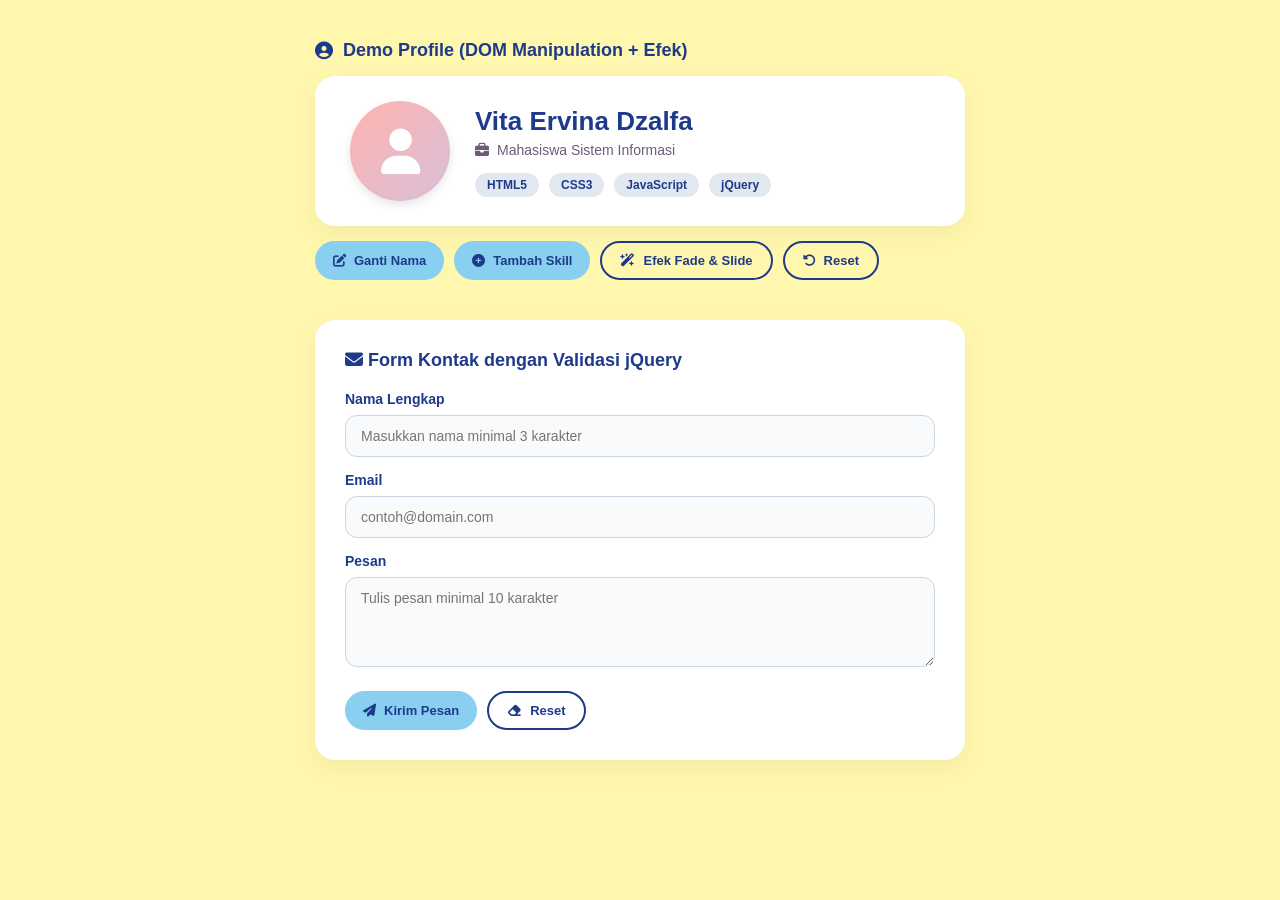
<file: pertemuan 9/jQuery.html>
<!DOCTYPE html>
<html lang="id">
<head>
    <meta charset="UTF-8">
    <meta name="viewport" content="width=device-width, initial-scale=1.0">
    <title>Praktikum jQuery - Vita Ervina Dzalfa</title>
    
    <!-- Instalasi jQuery via CDN -->
    <script src="https://code.jquery.com/jquery-3.7.1.min.js"></script>
    <link rel="stylesheet" href="https://cdnjs.cloudflare.com/ajax/libs/font-awesome/6.4.0/css/all.min.css">
    
    <style>
        * {
            box-sizing: border-box;
            font-family: 'Segoe UI', Tahoma, Geneva, Verdana, sans-serif;
        }
        body {
            /* Latar belakang kuning pastel */
            background-color: #FFF7AD; 
            display: flex;
            flex-direction: column;
            align-items: center;
            padding: 40px 20px;
            margin: 0;
            color: #4a3b52;
        }

        .main-wrapper {
            display: flex;
            flex-direction: column;
            gap: 40px;
            width: 100%;
            max-width: 650px;
        }

        /* --- 1. BAGIAN DEMO PROFIL (MENURUN) --- */
        .demo-title {
            color: #1e3a8a;
            font-size: 18px;
            margin-bottom: 15px;
            display: flex;
            align-items: center;
            gap: 10px;
            font-weight: bold;
        }

        .profile-box {
            background: #ffffff;
            border-radius: 20px;
            padding: 25px 35px;
            display: flex;
            align-items: center;
            gap: 25px;
            box-shadow: 0 8px 25px rgba(0,0,0,0.05);
        }

        .avatar {
            width: 100px;
            height: 100px;
            background: linear-gradient(135deg, #FFB3AE, #D8BFD8);
            border-radius: 50%;
            display: flex;
            align-items: center;
            justify-content: center;
            font-size: 45px;
            color: white;
            box-shadow: 0 4px 10px rgba(0,0,0,0.1);
            flex-shrink: 0;
        }

        .profile-info h2 {
            margin: 0 0 5px 0;
            font-size: 26px;
            color: #1e3a8a;
        }
        .profile-info .role {
            margin: 0 0 15px 0;
            font-size: 14px;
            color: #6d5b78;
            display: flex;
            align-items: center;
            gap: 8px;
        }

        /* Pill Skills */
        .skills {
            display: flex;
            flex-wrap: wrap;
            gap: 10px;
        }
        .skill-badge {
            background-color: #e2e8f0;
            color: #1e3a8a;
            padding: 5px 12px;
            border-radius: 15px;
            font-size: 12px;
            font-weight: 600;
        }

        /* Jejeran Tombol di Bawah Profil */
        .button-group {
            display: flex;
            flex-wrap: wrap;
            gap: 10px;
            margin-top: 15px;
        }
        
        .btn {
            background-color: #89CFF0; /* Biru Pastel */
            color: #1e3a8a;
            border: none;
            padding: 10px 18px;
            border-radius: 20px;
            font-size: 13px;
            font-weight: 600;
            cursor: pointer;
            display: inline-flex;
            align-items: center;
            gap: 8px;
            transition: 0.3s;
        }
        .btn:hover { background-color: #7abfe0; }
        
        /* Tombol dengan style outline (seperti Efek & Reset di gambar) */
        .btn-outline {
            background-color: transparent;
            border: 2px solid #1e3a8a;
            color: #1e3a8a;
        }
        .btn-outline:hover {
            background-color: #1e3a8a;
            color: #FFF7AD;
        }

        /* --- 2. BAGIAN FORM KONTAK --- */
        .form-card {
            background: #ffffff;
            border-radius: 20px;
            padding: 30px;
            box-shadow: 0 8px 25px rgba(0,0,0,0.05);
        }
        .form-card h3 {
            margin-top: 0;
            color: #1e3a8a;
            margin-bottom: 20px;
            font-size: 18px;
        }
        .form-group { margin-bottom: 15px; }
        label {
            display: block;
            margin-bottom: 8px;
            font-size: 14px;
            font-weight: 600;
            color: #1e3a8a;
        }
        input, textarea {
            width: 100%;
            padding: 12px 15px;
            border: 1px solid #cbd5e1;
            border-radius: 12px;
            font-size: 14px;
            background-color: #f8fafc;
            color: #333;
            transition: all 0.3s;
        }
        input:focus, textarea:focus {
            outline: none;
            border-color: #D8BFD8;
            background-color: #fff;
            box-shadow: 0 0 0 3px rgba(216, 191, 216, 0.3);
        }
        .error-msg {
            color: #ef4444;
            font-size: 12px;
            display: none;
            margin-top: 5px;
        }
        .success-msg {
            background: #e8f5e9;
            color: #2e7d32;
            padding: 12px;
            border-radius: 12px;
            margin-top: 15px;
            display: none;
            text-align: center;
            font-weight: bold;
        }
    </style>
</head>
<body>

    <div class="main-wrapper">
        
        <!-- BAGIAN 1: PROFIL & TOMBOL (SESUAI GAMBAR) -->
        <div>
            <div class="demo-title">
                <i class="fa-solid fa-circle-user"></i> Demo Profile (DOM Manipulation + Efek)
            </div>
            
            <div class="profile-box" id="profileBox">
                <div class="avatar"><i class="fa-solid fa-user"></i></div>
                <div class="profile-info">
                    <h2 id="profileName">Vita Ervina Dzalfa</h2>
                    <p class="role"><i class="fa-solid fa-briefcase"></i> Mahasiswa Sistem Informasi</p>
                    
                    <div class="skills" id="skillList">
                        <span class="skill-badge">HTML5</span>
                        <span class="skill-badge">CSS3</span>
                        <span class="skill-badge">JavaScript</span>
                        <span class="skill-badge">jQuery</span>
                    </div>
                </div>
            </div>

            <!-- Tombol Berjejer di Bawah Kotak -->
            <div class="button-group">
                <button id="btnGantiNama" class="btn">
                    <i class="fa-solid fa-pen-to-square"></i> Ganti Nama
                </button>
                <button id="btnTambahSkill" class="btn">
                    <i class="fa-solid fa-circle-plus"></i> Tambah Skill
                </button>
                <button id="btnAnimasi" class="btn btn-outline">
                    <i class="fa-solid fa-wand-magic-sparkles"></i> Efek Fade & Slide
                </button>
                <button id="btnReset" class="btn btn-outline">
                    <i class="fa-solid fa-rotate-left"></i> Reset
                </button>
            </div>
        </div>

        <!-- BAGIAN 2: FORM KONTAK MENURUN DI BAWAHNYA -->
        <div class="form-card">
            <h3><i class="fa-solid fa-envelope"></i> Form Kontak dengan Validasi jQuery</h3>
            <form id="contactForm">
                <div class="form-group">
                    <label>Nama Lengkap</label>
                    <input type="text" id="nama" placeholder="Masukkan nama minimal 3 karakter">
                    <div class="error-msg" id="errNama">Nama harus minimal 3 karakter!</div>
                </div>

                <div class="form-group">
                    <label>Email</label>
                    <input type="email" id="email" placeholder="contoh@domain.com">
                    <div class="error-msg" id="errEmail">Masukkan email yang valid!</div>
                </div>

                <div class="form-group">
                    <label>Pesan</label>
                    <textarea id="pesan" rows="4" placeholder="Tulis pesan minimal 10 karakter"></textarea>
                    <div class="error-msg" id="errPesan">Pesan harus minimal 10 karakter!</div>
                </div>

                <div class="button-group" style="margin-top: 20px;">
                    <button type="submit" class="btn">
                        <i class="fa-solid fa-paper-plane"></i> Kirim Pesan
                    </button>
                    <button type="button" id="btnResetForm" class="btn btn-outline">
                        <i class="fa-solid fa-eraser"></i> Reset
                    </button>
                </div>
            </form>
            <div class="success-msg" id="successMessage">Pesan berhasil dikirim!</div>
        </div>

    </div>

    <script>
        $(document).ready(function() {
            
            // --- MANIPULASI DOM & EFEK SESUAI TOMBOL GAMBAR ---
            
            // 1. Ganti Nama
            $('#btnGantiNama').click(function() {
                $('#profileName').text('Vita (Edited)').css('color', '#D8BFD8');
            });

            // 2. Tambah Skill
            $('#btnTambahSkill').click(function() {
                $('#skillList').append('<span class="skill-badge new-skill" style="background-color: #FFB3AE; color: white;">PHP & MySQL</span>');
            });

            // 3. Efek Fade & Slide pada Kotak Profil
            $('#btnAnimasi').click(function() {
                $('#profileBox').fadeOut(300).fadeIn(600).slideUp(200).slideDown(300);
            });

            // 4. Reset Profil
            $('#btnReset').click(function() {
                $('#profileName').text('Vita Ervina Dzalfa').css('color', '#1e3a8a');
                $('.new-skill').remove();
            });

            // --- VALIDASI FORM ---
            
            $('#contactForm').submit(function(e) {
                e.preventDefault();
                let valid = true;

                if ($('#nama').val().trim().length < 3) {
                    $('#errNama').slideDown();
                    valid = false;
                } else { 
                    $('#errNama').slideUp();
                }

                let emailVal = $('#email').val().trim();
                if (emailVal === '' || !emailVal.includes('@')) {
                    $('#errEmail').slideDown();
                    valid = false;
                } else {
                    $('#errEmail').slideUp();
                }

                if ($('#pesan').val().trim().length < 10) {
                    $('#errPesan').slideDown();
                    valid = false;
                } else {
                    $('#errPesan').slideUp();
                }

                if (valid) { 
                    $('#successMessage').fadeIn().delay(3000).fadeOut();
                    $('#contactForm')[0].reset(); 
                }
            });

            $('#btnResetForm').click(function(){
                $('#contactForm')[0].reset();
                $('.error-msg').slideUp();
            });
        });
    </script>
</body>
</html>
</file>
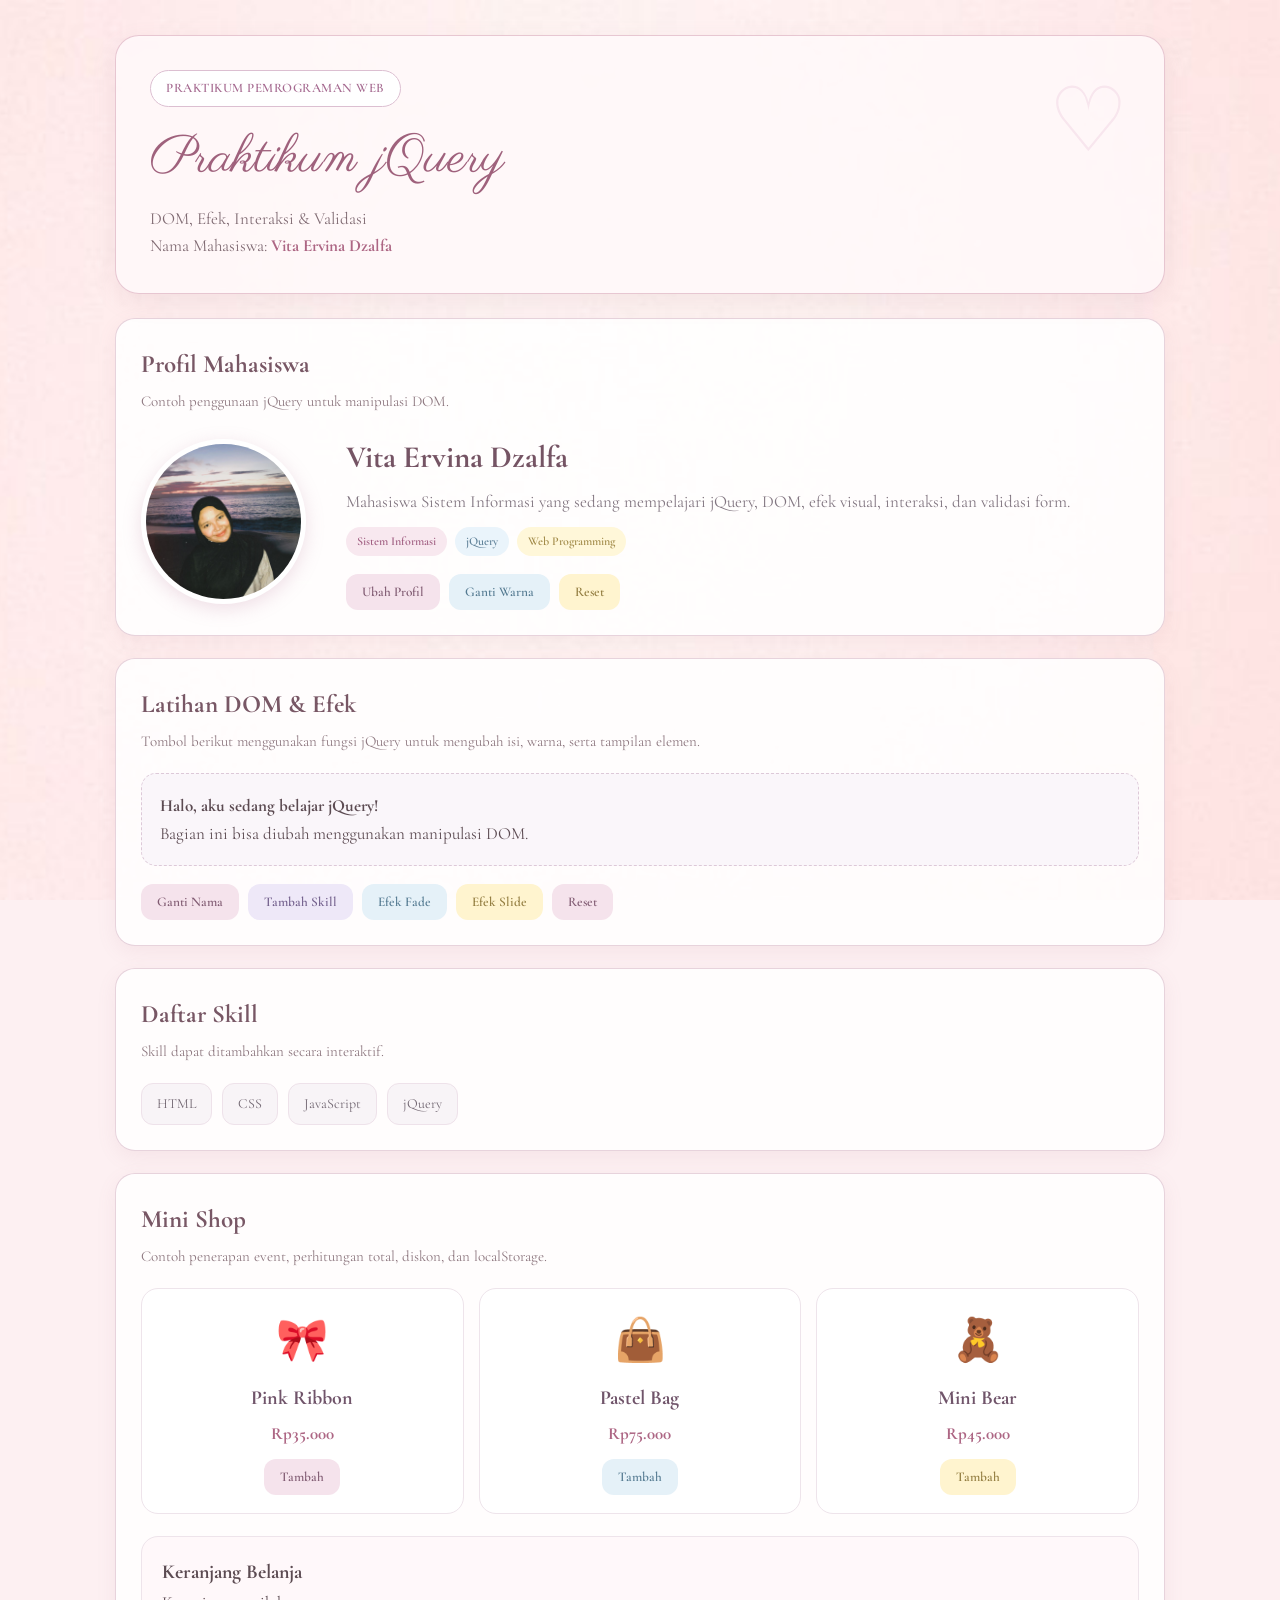
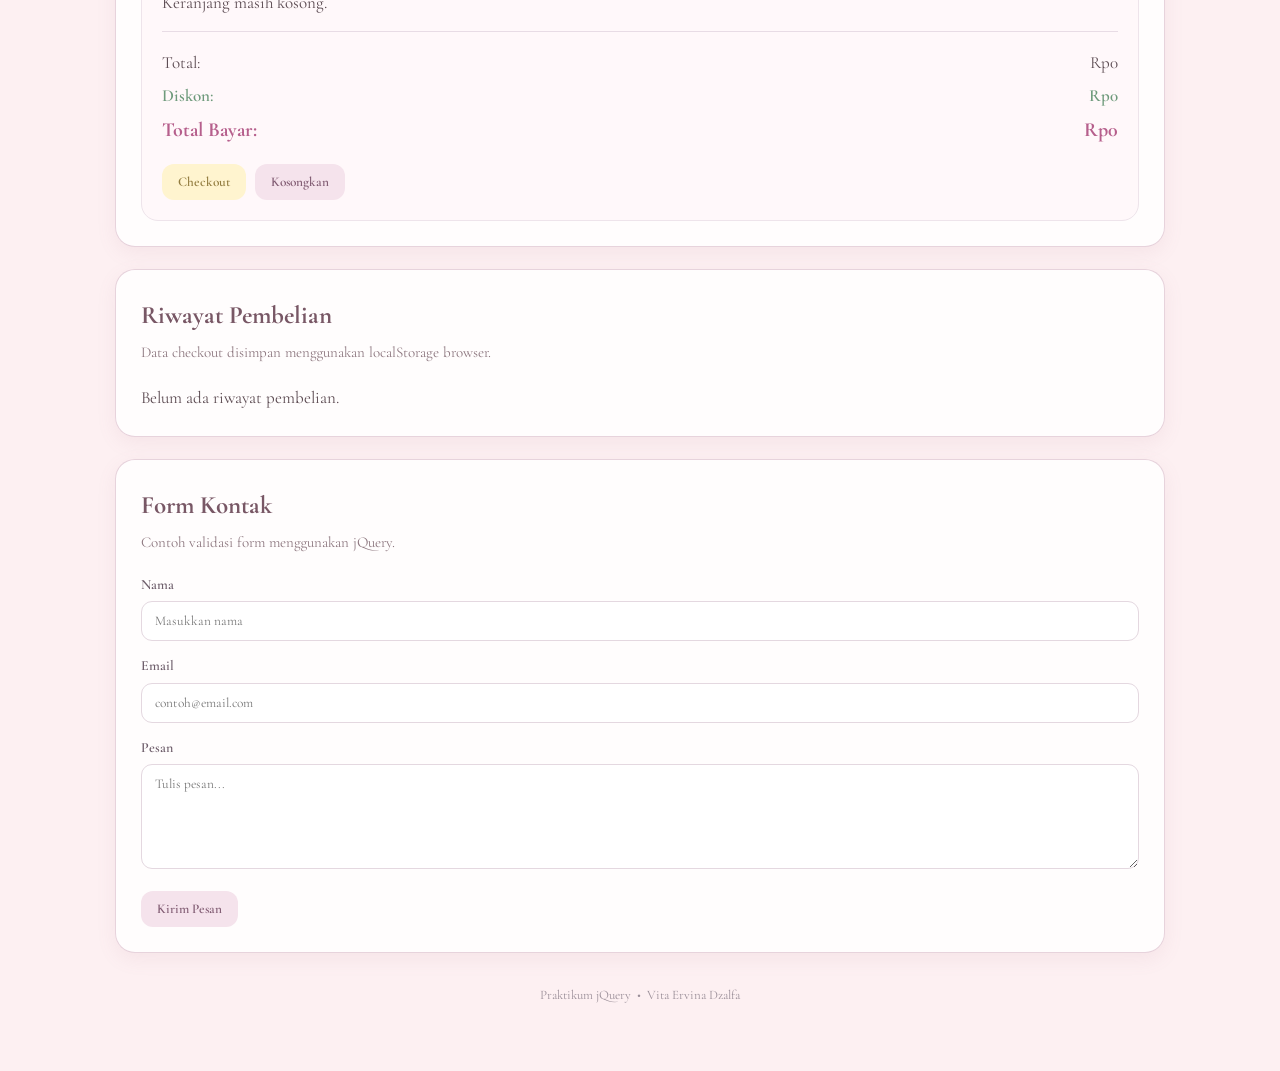
<file: pertemuan 9/praktikumjquery_vitaervina_1071.html>
<!DOCTYPE html>
<html lang="id">
<head>
    <meta charset="UTF-8">
    <meta name="viewport" content="width=device-width, initial-scale=1.0">
    <title>Praktikum jQuery - Vita Ervina Dzalfa</title>
    <script src="https://code.jquery.com/jquery-3.7.1.min.js"></script>
    <link rel="preconnect" href="https://fonts.googleapis.com">
    <link rel="preconnect" href="https://fonts.gstatic.com" crossorigin>
    <link href="https://fonts.googleapis.com/css2?family=Cormorant+Garamond:wght@400;500;600;700&family=Parisienne&display=swap" rel="stylesheet">
    <link rel="stylesheet" href="style.css">
</head>

<body>
<div class="page">

<header class="main-header">
    <span class="outline">PRAKTIKUM PEMROGRAMAN WEB</span>
    <h1>Praktikum jQuery</h1>
    <p>DOM, Efek, Interaksi & Validasi</p>
    <p>Nama Mahasiswa: <span class="student-name">Vita Ervina Dzalfa</span></p>
</header>

<section class="card">
    <h2 class="card-title">Profil Mahasiswa</h2>
    <p class="card-subtitle">Contoh penggunaan jQuery untuk manipulasi DOM.</p>

    <div class="profile">
        <img src="Vita Ervina.jpeg" alt="Foto Vita Ervina Dzalfa" class="profile-photo">

        <div class="profile-info">
            <h2 id="namaProfil">Vita Ervina Dzalfa</h2>
            <p id="deskripsiProfil">Mahasiswa Sistem Informasi yang sedang mempelajari jQuery, DOM, efek visual, interaksi, dan validasi form.</p>

            <span class="tag">Sistem Informasi</span>
            <span class="tag blue">jQuery</span>
            <span class="tag yellow">Web Programming</span>

            <div class="button-row">
                <button class="btn" id="ubahProfil">Ubah Profil</button>
                <button class="btn-blue btn" id="warnaProfil">Ganti Warna</button>
                <button class="btn-yellow btn" id="resetProfil">Reset</button>
            </div>
        </div>
    </div>
</section>

<section class="card">
    <h2 class="card-title">Latihan DOM & Efek</h2>
    <p class="card-subtitle">Tombol berikut menggunakan fungsi jQuery untuk mengubah isi, warna, serta tampilan elemen.</p>

    <div class="effect-box" id="effectBox">
        <strong>Halo, aku sedang belajar jQuery!</strong>
        <p id="textEffect">Bagian ini bisa diubah menggunakan manipulasi DOM.</p>
    </div>

    <div class="button-row">
        <button class="btn" id="gantiNama">Ganti Nama</button>
        <button class="btn-purple btn" id="tambahSkill">Tambah Skill</button>
        <button class="btn-blue btn" id="fadeEffect">Efek Fade</button>
        <button class="btn-yellow btn" id="slideEffect">Efek Slide</button>
        <button class="btn" id="resetEffect">Reset</button>
    </div>
</section>

<section class="card">
    <h2 class="card-title">Daftar Skill</h2>
    <p class="card-subtitle">Skill dapat ditambahkan secara interaktif.</p>

    <div class="skill-list" id="skillList">
        <span class="skill">HTML</span>
        <span class="skill">CSS</span>
        <span class="skill">JavaScript</span>
        <span class="skill">jQuery</span>
    </div>
</section>

<section class="card">
    <h2 class="card-title">Mini Shop</h2>
    <p class="card-subtitle">Contoh penerapan event, perhitungan total, diskon, dan localStorage.</p>

    <div class="product-grid">
        <div class="product">
            <div class="product-icon">🎀</div>
            <h3>Pink Ribbon</h3>
            <p class="price">Rp35.000</p>
            <button class="btn tambahProduk" data-name="Pink Ribbon" data-price="35000">Tambah</button>
        </div>

        <div class="product">
            <div class="product-icon">👜</div>
            <h3>Pastel Bag</h3>
            <p class="price">Rp75.000</p>
            <button class="btn-blue btn tambahProduk" data-name="Pastel Bag" data-price="75000">Tambah</button>
        </div>

        <div class="product">
            <div class="product-icon">🧸</div>
            <h3>Mini Bear</h3>
            <p class="price">Rp45.000</p>
            <button class="btn-yellow btn tambahProduk" data-name="Mini Bear" data-price="45000">Tambah</button>
        </div>
    </div>

    <div class="cart">
        <h3>Keranjang Belanja</h3>

        <div id="cartList">
            <p>Keranjang masih kosong.</p>
        </div>

        <div class="cart-total">
            <div class="total-row">
                <span>Total:</span>
                <span id="totalHarga">Rp0</span>
            </div>

            <div class="total-row discount">
                <span>Diskon:</span>
                <span id="diskonHarga">Rp0</span>
            </div>

            <div class="total-row final-total">
                <span>Total Bayar:</span>
                <span id="totalBayar">Rp0</span>
            </div>
        </div>

        <div class="button-row">
            <button class="btn-yellow btn" id="checkoutBtn">Checkout</button>
            <button class="btn" id="clearCart">Kosongkan</button>
        </div>
    </div>
</section>

<section class="card">
    <h2 class="card-title">Riwayat Pembelian</h2>
    <p class="card-subtitle">Data checkout disimpan menggunakan localStorage browser.</p>

    <div id="historyList">
        <p>Belum ada riwayat pembelian.</p>
    </div>
</section>

<section class="card">
    <h2 class="card-title">Form Kontak</h2>
    <p class="card-subtitle">Contoh validasi form menggunakan jQuery.</p>

    <form id="contactForm">
        <div class="form-group">
            <label for="contactName">Nama</label>
            <input type="text" id="contactName" placeholder="Masukkan nama">
        </div>

        <div class="form-group">
            <label for="contactEmail">Email</label>
            <input type="email" id="contactEmail" placeholder="contoh@email.com">
        </div>

        <div class="form-group">
            <label for="contactMessage">Pesan</label>
            <textarea id="contactMessage" placeholder="Tulis pesan..."></textarea>
        </div>

        <button class="btn" type="submit">Kirim Pesan</button>
        <div class="message error" id="contactError"></div>

        <div class="message success" id="contactSuccess">
            Pesan berhasil dikirim!
        </div>
    </form>
</section>

<footer>
    Praktikum jQuery &nbsp;•&nbsp; Vita Ervina Dzalfa
</footer>

</div>

<div class="modal" id="checkoutModal">
    <div class="modal-content">

        <div class="modal-header">
            <h2 class="card-title">Data Pembeli</h2>
            <button class="close" id="closeModal">×</button>
        </div>

        <p class="card-subtitle">Isi data berikut sebelum menyelesaikan checkout.</p>

        <form id="buyerForm">
            <div class="form-group">
                <label for="buyerName">Nama Pembeli</label>
                <input type="text" id="buyerName" placeholder="Nama lengkap">
            </div>

            <div class="form-group">
                <label for="buyerAddress">Alamat</label>
                <textarea id="buyerAddress" placeholder="Alamat lengkap"></textarea>
            </div>

            <div class="form-group">
                <label for="buyerPhone">Nomor HP</label>
                <input type="text" id="buyerPhone" placeholder="08xxxxxxxxxx">
            </div>

            <button class="btn" type="submit">Simpan & Checkout</button>
            <div class="message error" id="buyerError"></div>

            <div class="message success" id="buyerSuccess">
                Checkout berhasil!
            </div>
        </form>
    </div>
</div>

<script>
let cart = [];

const defaultName = "Vita Ervina Dzalfa";
const defaultDescription = "Mahasiswa Sistem Informasi yang sedang mempelajari jQuery, DOM, efek visual, interaksi, dan validasi form.";

const defaultSkills = [
    "HTML",
    "CSS",
    "JavaScript",
    "jQuery"
];

function formatRupiah(angka) {
    return "Rp" + angka.toLocaleString("id-ID");
}

function updateCartUI() {
    const cartList = $("#cartList");
    cartList.empty();

    if (cart.length === 0) {
        cartList.html("<p>Keranjang masih kosong.</p>");
        $("#totalHarga").text("Rp0");
        $("#diskonHarga").text("Rp0");
        $("#totalBayar").text("Rp0");
        return;
    }

    let total = 0;
    let totalQty = 0;

    cart.forEach(function(item, index) {
        const subtotal = item.price * item.qty;
        total += subtotal;
        totalQty += item.qty;

        const itemHTML = `
            <div class="cart-item">
                <div>
                    <strong>${item.name}</strong><br>
                    <small>${formatRupiah(item.price)} × ${item.qty}</small>
                </div>

                <div>
                    <button class="qty-button minus" data-index="${index}">−</button>
                    <span>${item.qty}</span>
                    <button class="qty-button plus" data-index="${index}">+</button>
                </div>
            </div>
        `;

        cartList.append(itemHTML);
    });

    let diskon = 0;

    if (total > 100000) {
        diskon = total * 0.10;
    }

    const totalBayar = total - diskon;

    $("#totalHarga").text(formatRupiah(total));
    $("#diskonHarga").text(formatRupiah(diskon));
    $("#totalBayar").text(formatRupiah(totalBayar));

    $(".minus").click(function() {
        const index = $(this).data("index");

        if (cart[index].qty > 1) {
            cart[index].qty--;
        } else {
            cart.splice(index, 1);
        }

        updateCartUI();
    });

    $(".plus").click(function() {
        const index = $(this).data("index");
        cart[index].qty++;
        updateCartUI();
    });
}

$(".tambahProduk").click(function() {
    const name = $(this).data("name");
    const price = Number($(this).data("price"));

    const existing = cart.find(function(item) {
        return item.name === name;
    });

    if (existing) {
        existing.qty++;
    } else {
        cart.push({
            name: name,
            price: price,
            qty: 1
        });
    }

    updateCartUI();
});

$("#clearCart").click(function() {
    cart = [];
    updateCartUI();
});

function simpanRiwayat(total, qty) {
    const riwayat = JSON.parse(localStorage.getItem("riwayatBelanja")) || [];

    const dataBaru = {
        tanggal: new Date().toLocaleString("id-ID"),
        total: total,
        qty: qty
    };

    riwayat.push(dataBaru);

    localStorage.setItem(
        "riwayatBelanja",
        JSON.stringify(riwayat)
    );
}

function tampilkanRiwayat() {
    const riwayat = JSON.parse(localStorage.getItem("riwayatBelanja")) || [];
    const historyList = $("#historyList");

    historyList.empty();

    if (riwayat.length === 0) {
        historyList.html("<p>Belum ada riwayat pembelian.</p>");
        return;
    }

    riwayat.forEach(function(item) {
        historyList.append(`
            <div class="history-item">
                <strong>${item.tanggal}</strong><br>
                Jumlah barang: ${item.qty}<br>
                Total pembayaran: ${formatRupiah(item.total)}
            </div>
        `);
    });
}

$("#checkoutBtn").click(function() {
    if (cart.length === 0) {
        alert("Keranjang masih kosong.");
        return;
    }

    $("#checkoutModal").css("display", "flex");
    $("#buyerError").hide();
    $("#buyerSuccess").hide();
});

$("#closeModal").click(function() {
    $("#checkoutModal").fadeOut(200);
});

$(window).click(function(event) {
    if (event.target.id === "checkoutModal") {
        $("#checkoutModal").fadeOut(200);
    }
});

$("#buyerForm").submit(function(event) {
    event.preventDefault();

    const name = $("#buyerName").val().trim();
    const address = $("#buyerAddress").val().trim();
    const phone = $("#buyerPhone").val().trim();

    if (name.length < 3) {
        $("#buyerError").text("Nama minimal 3 karakter.").fadeIn();
        return;
    }

    if (address.length < 5) {
        $("#buyerError").text("Alamat belum lengkap.").fadeIn();
        return;
    }

    if (!/^[0-9]{10,15}$/.test(phone)) {
        $("#buyerError").text("Nomor HP harus 10–15 angka.").fadeIn();
        return;
    }

    let total = 0;
    let qty = 0;

    cart.forEach(function(item) {
        total += item.price * item.qty;
        qty += item.qty;
    });

    let diskon = 0;

    if (total > 100000) {
        diskon = total * 0.10;
    }

    const totalBayar = total - diskon;

    simpanRiwayat(totalBayar, qty);
    tampilkanRiwayat();

    $("#buyerError").hide();

    $("#buyerSuccess")
        .text("Checkout berhasil! Total bayar " + formatRupiah(totalBayar))
        .fadeIn();

    cart = [];
    updateCartUI();

    setTimeout(function() {
        $("#checkoutModal").fadeOut(300);
        $("#buyerForm")[0].reset();
    }, 1800);
});

$("#gantiNama").click(function() {
    $("#namaProfil").text("Halo, aku Vita! ♡");
    $("#textEffect").text("Nama berhasil diubah menggunakan .text().");
});

$("#ubahProfil").click(function() {
    $("#deskripsiProfil").html(
        "<strong>Profil diperbarui!</strong> " +
        "Sekarang aku sedang belajar membuat website interaktif dengan jQuery."
    );
});

$("#warnaProfil").click(function() {
    $("#namaProfil").css("color", "#b96d96");
    $("#deskripsiProfil").css("color", "#68879b");
});

$("#resetProfil").click(function() {
    $("#namaProfil").text(defaultName).css("color", "#6f5269");
    $("#deskripsiProfil").text(defaultDescription).css("color", "#827681");
});

let skillAdded = false;

$("#tambahSkill").click(function() {
    if (!skillAdded) {
        $("#skillList").append(
            '<span class="skill">DOM Manipulation</span>'
        );

        skillAdded = true;
    } else {
        $("#skillList").append(
            '<span class="skill">UI Interaction</span>'
        );
    }
});

$("#fadeEffect").click(function() {
    $("#effectBox").fadeOut(500, function() {
        $(this).fadeIn(500);
    });
});

$("#slideEffect").click(function() {
    $("#effectBox").slideUp(500, function() {
        $(this).slideDown(500);
    });
});

$("#resetEffect").click(function() {
    $("#effectBox").stop(true, true).show();

    $("#textEffect").text(
        "Bagian ini bisa diubah menggunakan manipulasi DOM."
    );
});

$(".product").hover(
    function() {
        $(this).css(
            "box-shadow",
            "0 8px 22px rgba(190, 145, 175, 0.15)"
        );
    },

    function() {
        $(this).css("box-shadow", "none");
    }
);

$("#contactForm").submit(function(event) {
    event.preventDefault();

    const name = $("#contactName").val().trim();
    const email = $("#contactEmail").val().trim();
    const message = $("#contactMessage").val().trim();

    $("#contactError").hide();
    $("#contactSuccess").hide();

    if (name.length < 3) {
        $("#contactError").text("Nama minimal 3 karakter.").fadeIn();
        return;
    }

    if (!/^[^\s@]+@[^\s@]+\.[^\s@]+$/.test(email)) {
        $("#contactError").text("Format email belum benar.").fadeIn();
        return;
    }

    if (message.length < 5) {
        $("#contactError").text("Pesan minimal 5 karakter.").fadeIn();
        return;
    }

    $("#contactSuccess")
        .fadeIn()
        .delay(1800)
        .fadeOut();

    $("#contactForm")[0].reset();
});

$(document).ready(function() {
    tampilkanRiwayat();
    updateCartUI();
});
</script>

</body>
</html>
</file>
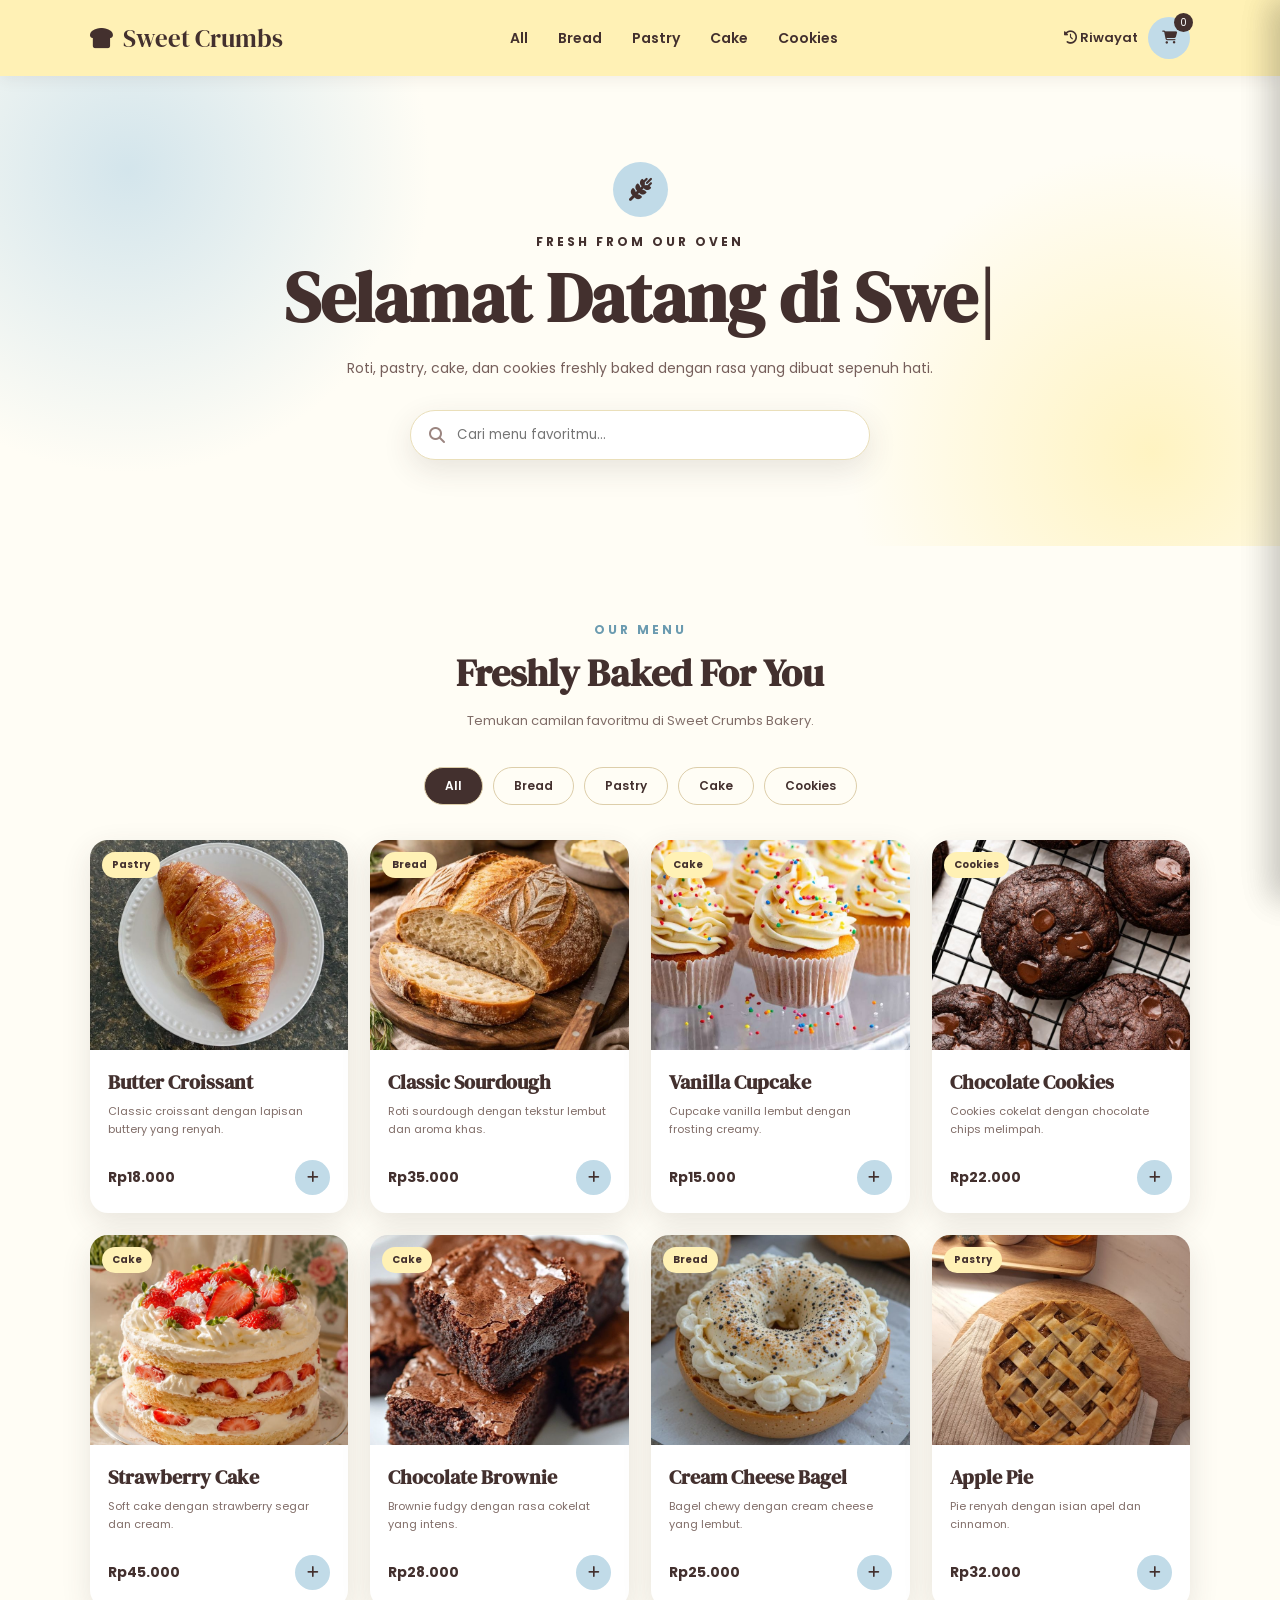
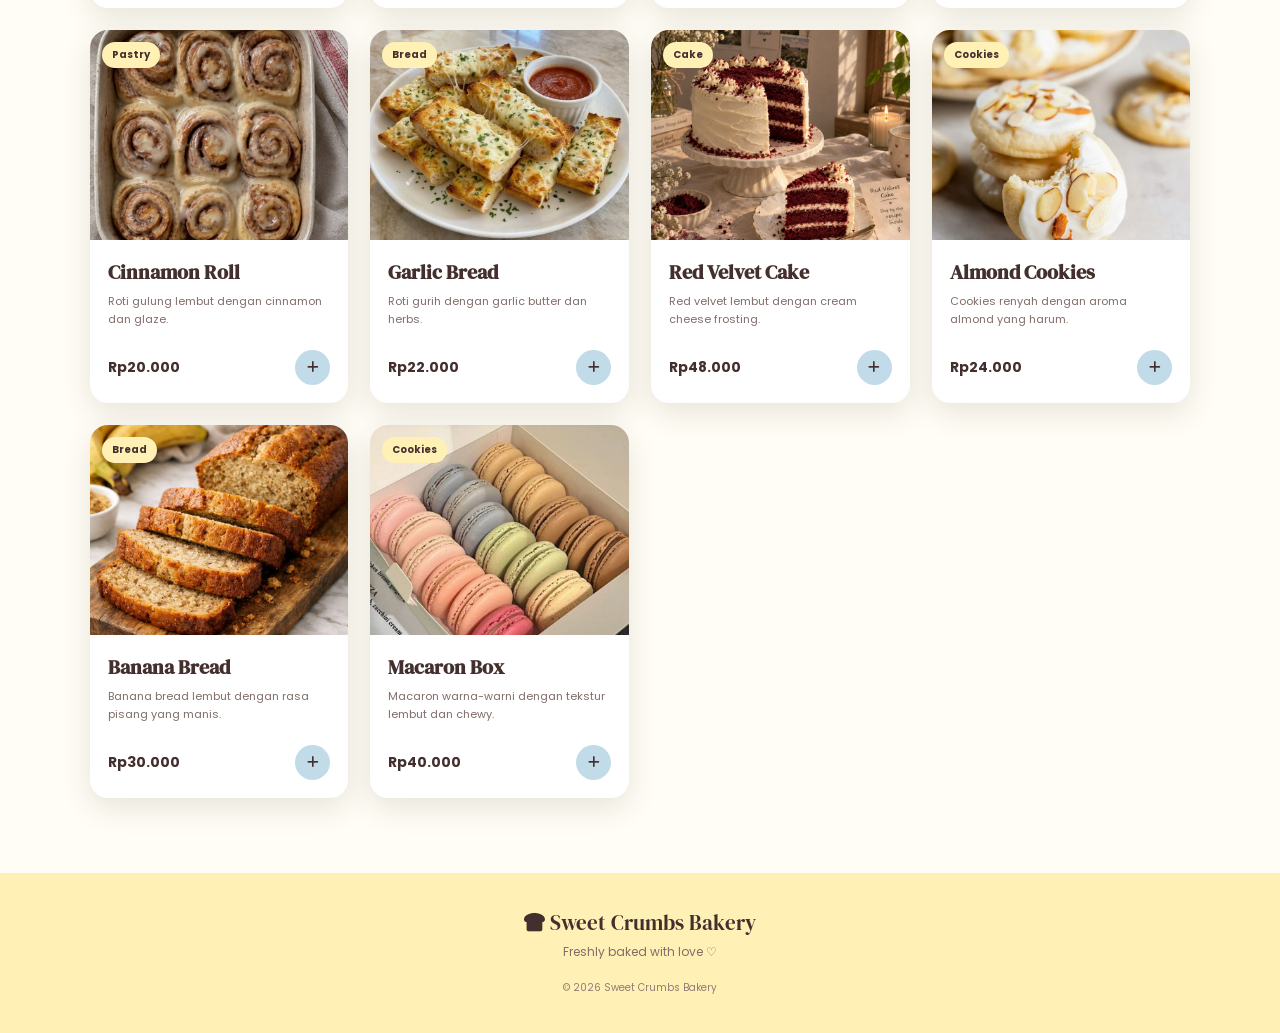
<file: tugas-praktikum/praktikum9.html>
<!DOCTYPE html>
<html lang="id">
<head>
    <meta charset="UTF-8">
    <meta name="viewport" content="width=device-width, initial-scale=1.0">
    <title>Sweet Crumbs Bakery</title>

    <link rel="stylesheet"
        href="https://cdnjs.cloudflare.com/ajax/libs/font-awesome/6.5.2/css/all.min.css">
    <link rel="stylesheet"
        href="https://fonts.googleapis.com/css2?family=DM+Serif+Display&family=Poppins:wght@400;500;600;700&display=swap">
    <link rel="stylesheet" href="praktikum9.css">
</head>

<body>

<!-- NAVBAR -->
<nav class="navbar">
    <div class="logo">
        <i class="fa-solid fa-bread-slice"></i>
        <span>Sweet Crumbs</span>
    </div>

    <div class="nav-links">
        <a href="#produk" data-filter="all">All</a>
        <a href="#produk" data-filter="bread">Bread</a>
        <a href="#produk" data-filter="pastry">Pastry</a>
        <a href="#produk" data-filter="cake">Cake</a>
        <a href="#produk" data-filter="cookies">Cookies</a>
    </div>

    <div class="nav-actions">
        <button id="historyBtn" class="nav-btn">
            <i class="fa-solid fa-clock-rotate-left"></i>
            Riwayat
        </button>

        <button id="cartBtn" class="cart-btn">
            <i class="fa-solid fa-cart-shopping"></i>
            <span id="cartBadge">0</span>
        </button>

        <button id="menuBtn" class="menu-btn">
            <i class="fa-solid fa-bars"></i>
        </button>
    </div>
</nav>


<!-- HERO -->
<header class="hero">
    <div class="hero-content">
        <div class="hero-icon">
            <i class="fa-solid fa-wheat-awn"></i>
        </div>

        <p class="hero-label">FRESH FROM OUR OVEN</p>

        <h1>
            <span id="typingText"></span><span class="cursor">|</span>
        </h1>

        <p class="hero-desc">
            Roti, pastry, cake, dan cookies freshly baked dengan rasa
            yang dibuat sepenuh hati.
        </p>

        <div class="search-box">
            <i class="fa-solid fa-magnifying-glass"></i>
            <input
                type="text"
                id="searchProduk"
                placeholder="Cari menu favoritmu..."
            >
        </div>
    </div>
</header>


<!-- PRODUK -->
<section class="produk-section" id="produk">
    <div class="section-title">
        <p>OUR MENU</p>
        <h2>Freshly Baked For You</h2>
        <span>Temukan camilan favoritmu di Sweet Crumbs Bakery.</span>
    </div>

    <div class="filter-buttons">
        <button class="filter active" data-filter="all">All</button>
        <button class="filter" data-filter="bread">Bread</button>
        <button class="filter" data-filter="pastry">Pastry</button>
        <button class="filter" data-filter="cake">Cake</button>
        <button class="filter" data-filter="cookies">Cookies</button>
    </div>

    <div class="produk-grid" id="produkGrid">

        <!-- 1 -->
        <article class="produk-card"
            data-category="pastry"
            data-name="Butter Croissant"
            data-price="18000">
            <div class="produk-img">
                <img src="foto1.jpeg" alt="Butter Croissant">
                <span>Pastry</span>
            </div>
            <div class="produk-info">
                <h3>Butter Croissant</h3>
                <p>Classic croissant dengan lapisan buttery yang renyah.</p>
                <div class="produk-bottom">
                    <strong>Rp18.000</strong>
                    <button class="add-btn"><i class="fa-solid fa-plus"></i></button>
                </div>
            </div>
        </article>

        <!-- 2 -->
        <article class="produk-card"
            data-category="bread"
            data-name="Classic Sourdough"
            data-price="35000">
            <div class="produk-img">
                <img src="foto2.jpeg" alt="Classic Sourdough">
                <span>Bread</span>
            </div>
            <div class="produk-info">
                <h3>Classic Sourdough</h3>
                <p>Roti sourdough dengan tekstur lembut dan aroma khas.</p>
                <div class="produk-bottom">
                    <strong>Rp35.000</strong>
                    <button class="add-btn"><i class="fa-solid fa-plus"></i></button>
                </div>
            </div>
        </article>

        <!-- 3 -->
        <article class="produk-card"
            data-category="cake"
            data-name="Vanilla Cupcake"
            data-price="15000">
            <div class="produk-img">
                <img src="foto3.jpeg" alt="Vanilla Cupcake">
                <span>Cake</span>
            </div>
            <div class="produk-info">
                <h3>Vanilla Cupcake</h3>
                <p>Cupcake vanilla lembut dengan frosting creamy.</p>
                <div class="produk-bottom">
                    <strong>Rp15.000</strong>
                    <button class="add-btn"><i class="fa-solid fa-plus"></i></button>
                </div>
            </div>
        </article>

        <!-- 4 -->
        <article class="produk-card"
            data-category="cookies"
            data-name="Chocolate Cookies"
            data-price="22000">
            <div class="produk-img">
                <img src="foto4.jpeg" alt="Chocolate Cookies">
                <span>Cookies</span>
            </div>
            <div class="produk-info">
                <h3>Chocolate Cookies</h3>
                <p>Cookies cokelat dengan chocolate chips melimpah.</p>
                <div class="produk-bottom">
                    <strong>Rp22.000</strong>
                    <button class="add-btn"><i class="fa-solid fa-plus"></i></button>
                </div>
            </div>
        </article>

        <!-- 5 -->
        <article class="produk-card"
            data-category="cake"
            data-name="Strawberry Cake"
            data-price="45000">
            <div class="produk-img">
                <img src="foto5.jpeg" alt="Strawberry Cake">
                <span>Cake</span>
            </div>
            <div class="produk-info">
                <h3>Strawberry Cake</h3>
                <p>Soft cake dengan strawberry segar dan cream.</p>
                <div class="produk-bottom">
                    <strong>Rp45.000</strong>
                    <button class="add-btn"><i class="fa-solid fa-plus"></i></button>
                </div>
            </div>
        </article>

        <!-- 6 -->
        <article class="produk-card"
            data-category="cake"
            data-name="Chocolate Brownie"
            data-price="28000">
            <div class="produk-img">
                <img src="foto6.jpeg" alt="Chocolate Brownie">
                <span>Cake</span>
            </div>
            <div class="produk-info">
                <h3>Chocolate Brownie</h3>
                <p>Brownie fudgy dengan rasa cokelat yang intens.</p>
                <div class="produk-bottom">
                    <strong>Rp28.000</strong>
                    <button class="add-btn"><i class="fa-solid fa-plus"></i></button>
                </div>
            </div>
        </article>

        <!-- 7 -->
        <article class="produk-card"
            data-category="bread"
            data-name="Cream Cheese Bagel"
            data-price="25000">
            <div class="produk-img">
                <img src="foto7.jpeg" alt="Cream Cheese Bagel">
                <span>Bread</span>
            </div>
            <div class="produk-info">
                <h3>Cream Cheese Bagel</h3>
                <p>Bagel chewy dengan cream cheese yang lembut.</p>
                <div class="produk-bottom">
                    <strong>Rp25.000</strong>
                    <button class="add-btn"><i class="fa-solid fa-plus"></i></button>
                </div>
            </div>
        </article>

        <!-- 8 -->
        <article class="produk-card"
            data-category="pastry"
            data-name="Apple Pie"
            data-price="32000">
            <div class="produk-img">
                <img src="foto8.jpeg" alt="Apple Pie">
                <span>Pastry</span>
            </div>
            <div class="produk-info">
                <h3>Apple Pie</h3>
                <p>Pie renyah dengan isian apel dan cinnamon.</p>
                <div class="produk-bottom">
                    <strong>Rp32.000</strong>
                    <button class="add-btn"><i class="fa-solid fa-plus"></i></button>
                </div>
            </div>
        </article>

        <!-- 9 -->
        <article class="produk-card"
            data-category="pastry"
            data-name="Cinnamon Roll"
            data-price="20000">
            <div class="produk-img">
                <img src="foto9.jpeg" alt="Cinnamon Roll">
                <span>Pastry</span>
            </div>
            <div class="produk-info">
                <h3>Cinnamon Roll</h3>
                <p>Roti gulung lembut dengan cinnamon dan glaze.</p>
                <div class="produk-bottom">
                    <strong>Rp20.000</strong>
                    <button class="add-btn"><i class="fa-solid fa-plus"></i></button>
                </div>
            </div>
        </article>

        <!-- 10 -->
        <article class="produk-card"
            data-category="bread"
            data-name="Garlic Bread"
            data-price="22000">
            <div class="produk-img">
                <img src="foto10.jpeg" alt="Garlic Bread">
                <span>Bread</span>
            </div>
            <div class="produk-info">
                <h3>Garlic Bread</h3>
                <p>Roti gurih dengan garlic butter dan herbs.</p>
                <div class="produk-bottom">
                    <strong>Rp22.000</strong>
                    <button class="add-btn"><i class="fa-solid fa-plus"></i></button>
                </div>
            </div>
        </article>

        <!-- 11 -->
        <article class="produk-card"
            data-category="cake"
            data-name="Red Velvet Cake"
            data-price="48000">
            <div class="produk-img">
                <img src="foto11.jpeg" alt="Red Velvet Cake">
                <span>Cake</span>
            </div>
            <div class="produk-info">
                <h3>Red Velvet Cake</h3>
                <p>Red velvet lembut dengan cream cheese frosting.</p>
                <div class="produk-bottom">
                    <strong>Rp48.000</strong>
                    <button class="add-btn"><i class="fa-solid fa-plus"></i></button>
                </div>
            </div>
        </article>

        <!-- 12 -->
        <article class="produk-card"
            data-category="cookies"
            data-name="Almond Cookies"
            data-price="24000">
            <div class="produk-img">
                <img src="foto12.jpeg" alt="Almond Cookies">
                <span>Cookies</span>
            </div>
            <div class="produk-info">
                <h3>Almond Cookies</h3>
                <p>Cookies renyah dengan aroma almond yang harum.</p>
                <div class="produk-bottom">
                    <strong>Rp24.000</strong>
                    <button class="add-btn"><i class="fa-solid fa-plus"></i></button>
                </div>
            </div>
        </article>

        <!-- 13 -->
        <article class="produk-card"
            data-category="bread"
            data-name="Banana Bread"
            data-price="30000">
            <div class="produk-img">
                <img src="foto13.jpeg" alt="Banana Bread">
                <span>Bread</span>
            </div>
            <div class="produk-info">
                <h3>Banana Bread</h3>
                <p>Banana bread lembut dengan rasa pisang yang manis.</p>
                <div class="produk-bottom">
                    <strong>Rp30.000</strong>
                    <button class="add-btn"><i class="fa-solid fa-plus"></i></button>
                </div>
            </div>
        </article>

        <!-- 14 -->
        <article class="produk-card"
            data-category="cookies"
            data-name="Macaron Box"
            data-price="40000">
            <div class="produk-img">
                <img src="foto14.jpeg" alt="Macaron Box">
                <span>Cookies</span>
            </div>
            <div class="produk-info">
                <h3>Macaron Box</h3>
                <p>Macaron warna-warni dengan tekstur lembut dan chewy.</p>
                <div class="produk-bottom">
                    <strong>Rp40.000</strong>
                    <button class="add-btn"><i class="fa-solid fa-plus"></i></button>
                </div>
            </div>
        </article>

    </div>
</section>


<!-- CART -->
<div class="overlay" id="cartOverlay"></div>

<aside class="side-panel" id="cartPanel">
    <div class="panel-head">
        <div>
            <p>YOUR ORDER</p>
            <h2>Keranjang</h2>
        </div>
        <button class="close-btn" id="closeCart">&times;</button>
    </div>

    <div id="cartItems" class="cart-items">
        <div class="empty-cart">
            <i class="fa-solid fa-basket-shopping"></i>
            <p>Keranjang masih kosong.</p>
        </div>
    </div>

    <div class="cart-footer">
        <div class="total-row">
            <span>Total</span>
            <strong id="cartTotal">Rp0</strong>
        </div>
        <button id="btnCheckout" class="checkout-btn">
            Checkout <i class="fa-solid fa-arrow-right"></i>
        </button>
    </div>
</aside>


<!-- HISTORY -->
<div class="overlay" id="historyOverlay"></div>

<aside class="side-panel history-panel" id="historyPanel">
    <div class="panel-head">
        <div>
            <p>YOUR ORDERS</p>
            <h2>Riwayat Pesanan</h2>
        </div>
        <button class="close-btn" id="closeHistory">&times;</button>
    </div>

    <div id="historyContent"></div>
</aside>


<!-- TOAST -->
<div id="toast" class="toast">
    <i class="fa-solid fa-circle-check"></i>
    <span>Produk ditambahkan!</span>
</div>


<!-- FOOTER -->
<footer>
    <div class="footer-logo">
        <i class="fa-solid fa-bread-slice"></i>
        Sweet Crumbs Bakery
    </div>
    <p>Freshly baked with love ♡</p>
    <small>&copy; 2026 Sweet Crumbs Bakery</small>
</footer>

<script src="https://code.jquery.com/jquery-3.7.1.min.js"></script>
<script src="praktikum9.js"></script>

</body>
</html>
</file>
<file: pertemuan 9/style.css>
* {
    box-sizing: border-box;
    margin: 0;
    padding: 0;
}

body {
    font-family: "Cormorant Garamond", Georgia, serif;
    background: #fdf0f2 url("bg-pink.jpeg") center/cover fixed;
    color: #5c4b52;
    line-height: 1.6;
    font-size: 17px;
}

.page {
    width: 92%;
    max-width: 1050px;
    margin: 35px auto;
}

.main-header {
    background: rgba(255, 249, 251, 0.82);
    border: 1px solid rgba(218, 173, 190, 0.65);
    border-radius: 24px;
    padding: 34px;
    margin-bottom: 24px;
    box-shadow: 0 8px 25px rgba(165, 112, 135, 0.12);
    backdrop-filter: blur(3px);
    position: relative;
    overflow: hidden;
}

.main-header::after {
    content: "♡";
    position: absolute;
    right: 35px;
    top: 15px;
    font-size: 90px;
    color: #f2d8e5;
    opacity: 0.55;
}

.outline {
    display: inline-block;
    padding: 7px 15px;
    border: 1px solid #dcbfd1;
    border-radius: 50px;
    color: #a66b91;
    background: #fff;
    font-size: 13px;
    font-weight: 600;
    letter-spacing: 0.5px;
    margin-bottom: 10px;
}

.main-header h1 {
    font-family: "Parisienne", "Segoe Script", cursive;
    color: #9f617c;
    font-size: 52px;
    font-weight: 400;
    margin-bottom: 5px;
}

.main-header p {
    color: #806b73;
    font-size: 17px;
}

.student-name {
    color: #ad6684;
    font-weight: 700;
}

.card {
    background: rgba(255, 255, 255, 0.86);
    border: 1px solid rgba(225, 199, 210, 0.78);
    border-radius: 20px;
    padding: 25px;
    margin-bottom: 22px;
    box-shadow: 0 6px 20px rgba(165, 112, 135, 0.09);
}

.card-title {
    font-family: "Cormorant Garamond", Georgia, serif;
    color: #785765;
    font-size: 25px;
    font-weight: 700;
    margin-bottom: 5px;
}

.card-subtitle {
    color: #8d777f;
    font-size: 15px;
    margin-bottom: 20px;
}

.profile {
    display: grid;
    grid-template-columns: 180px 1fr;
    gap: 25px;
    align-items: center;
}

.profile-photo {
    width: 165px;
    height: 165px;
    object-fit: cover;
    border-radius: 50%;
    border: 5px solid #fff;
    box-shadow: 0 5px 18px rgba(190, 135, 165, 0.25);
    background: #f8edf4;
}

.profile-info h2 {
    font-family: "Cormorant Garamond", Georgia, serif;
    color: #755464;
    font-size: 31px;
    font-weight: 700;
    margin-bottom: 5px;
}

.profile-info p {
    color: #827681;
    margin-bottom: 8px;
}

.tag {
    display: inline-block;
    padding: 5px 11px;
    margin: 4px 4px 0 0;
    border-radius: 30px;
    font-size: 12px;
    font-weight: 600;
    background: #f8e8ef;
    color: #a15f82;
}

.tag.blue {
    background: #eaf4fb;
    color: #5f8198;
}

.tag.yellow {
    background: #fff7d9;
    color: #a18a48;
}

button {
    border: none;
    cursor: pointer;
    font-family: inherit;
    transition: 0.2s ease;
}

.button-row {
    display: flex;
    flex-wrap: wrap;
    gap: 9px;
    margin-top: 18px;
}

.btn {
    padding: 10px 16px;
    border-radius: 12px;
    background: #f5e3ec;
    color: #805b72;
    font-weight: 600;
}

.btn:hover {
    transform: translateY(-2px);
    background: #edd3e1;
}

.btn-blue {
    background: #e5f1f8;
    color: #557b92;
}

.btn-blue:hover {
    background: #d5e9f4;
}

.btn-yellow {
    background: #fff4cf;
    color: #927c3f;
}

.btn-yellow:hover {
    background: #ffedb1;
}

.btn-purple {
    background: #eee8f8;
    color: #725f8c;
}

.btn-purple:hover {
    background: #e2d9f1;
}

.skill-list {
    display: flex;
    flex-wrap: wrap;
    gap: 10px;
    margin-top: 15px;
}

.skill {
    padding: 9px 15px;
    border-radius: 12px;
    background: #f8f4f7;
    border: 1px solid #eee2ea;
    color: #716671;
    font-size: 14px;
}

.effect-box {
    padding: 18px;
    border-radius: 15px;
    background: #faf6fa;
    border: 1px dashed #ddc9d8;
    margin-top: 15px;
}

.product-grid {
    display: grid;
    grid-template-columns: repeat(3, 1fr);
    gap: 15px;
}

.product {
    border: 1px solid #eee4eb;
    border-radius: 17px;
    padding: 18px;
    background: #fff;
    text-align: center;
}

.product-icon {
    font-size: 42px;
    margin-bottom: 8px;
}

.product h3 {
    font-family: "Cormorant Garamond", Georgia, serif;
    color: #70546a;
    font-size: 20px;
    font-weight: 700;
}

.price {
    color: #ad6684;
    font-weight: 700;
    margin: 6px 0 12px;
}

.cart {
    margin-top: 22px;
    padding: 20px;
    background: rgba(255, 247, 250, 0.72);
    border-radius: 17px;
    border: 1px solid #eee4eb;
}

.cart-item {
    display: flex;
    justify-content: space-between;
    align-items: center;
    gap: 10px;
    padding: 10px 0;
    border-bottom: 1px solid #eee8ed;
}

.qty-button {
    width: 28px;
    height: 28px;
    border-radius: 8px;
    background: #f1e3ec;
    color: #77586f;
    font-weight: bold;
}

.cart-total {
    margin-top: 15px;
    padding-top: 12px;
    border-top: 1px solid #e8dce5;
}

.total-row {
    display: flex;
    justify-content: space-between;
    margin: 5px 0;
}

.discount {
    color: #6e9a7b;
    font-weight: 600;
}

.final-total {
    color: #b65f8c;
    font-size: 20px;
    font-weight: 800;
}

.form-group {
    margin-bottom: 14px;
}

label {
    display: block;
    color: #6e5e6b;
    font-weight: 600;
    font-size: 14px;
    margin-bottom: 5px;
}

input,
textarea {
    width: 100%;
    border: 1px solid #e4d8e0;
    border-radius: 11px;
    padding: 11px 13px;
    font-family: inherit;
    outline: none;
    background: #fff;
    color: #554b55;
}

input:focus,
textarea:focus {
    border-color: #cfa6be;
    box-shadow: 0 0 0 3px rgba(207, 166, 190, 0.12);
}

textarea {
    min-height: 105px;
    resize: vertical;
}

.message {
    display: none;
    padding: 11px 14px;
    margin-top: 12px;
    border-radius: 11px;
    font-size: 14px;
}

.success {
    background: #edf8f0;
    color: #568263;
}

.error {
    background: #fff0f2;
    color: #a85f6b;
}

.history-item {
    padding: 12px 14px;
    margin-bottom: 8px;
    border-radius: 12px;
    background: #faf6fa;
    border-left: 4px solid #dca9c4;
    font-size: 14px;
}

.modal {
    display: none;
    position: fixed;
    z-index: 1000;
    inset: 0;
    background: rgba(71, 56, 67, 0.35);
    align-items: center;
    justify-content: center;
    padding: 20px;
}

.modal-content {
    width: 100%;
    max-width: 500px;
    background: rgba(255, 253, 254, 0.96);
    border-radius: 22px;
    padding: 25px;
    box-shadow: 0 20px 50px rgba(80, 55, 70, 0.20);
}

.modal-header {
    display: flex;
    justify-content: space-between;
    align-items: center;
    margin-bottom: 18px;
}

.close {
    width: 32px;
    height: 32px;
    border-radius: 50%;
    background: #f6e9f0;
    color: #815e74;
    font-size: 18px;
}

footer {
    text-align: center;
    color: #9a8e98;
    font-size: 13px;
    padding: 10px 0 30px;
}

@media (max-width: 750px) {
    .profile {
        grid-template-columns: 1fr;
        text-align: center;
    }

    .profile-photo {
        margin: auto;
    }

    .product-grid {
        grid-template-columns: 1fr;
    }

    .main-header h1 {
        font-size: 42px;
    }
}
</file>
<file: tugas-praktikum/praktikum9.css>
:root{
    --buttermilk:#FFF1B5;
    --burgundy:#43302E;
    --blue:#C1DBE8;
    --cream:#FFFDF5;
    --white:#fff;
    --shadow:0 10px 30px rgba(67,48,46,.12);
}

*{
    margin:0;
    padding:0;
    box-sizing:border-box;
}

html{
    scroll-behavior:smooth;
}

body{
    font-family:'Poppins',sans-serif;
    color:var(--burgundy);
    background:var(--cream);
}

button,input{
    font-family:inherit;
}

button{
    border:0;
    cursor:pointer;
}

.navbar{
    height:76px;
    padding:0 7%;
    display:flex;
    align-items:center;
    justify-content:space-between;
    background:var(--buttermilk);
    position:sticky;
    top:0;
    z-index:50;
    box-shadow:0 3px 15px rgba(67,48,46,.08);
}

.logo{
    display:flex;
    align-items:center;
    gap:10px;
    font-family:'DM Serif Display',serif;
    font-size:25px;
}

.logo i{
    font-size:23px;
}

.nav-links{
    display:flex;
    gap:30px;
}

.nav-links a{
    color:var(--burgundy);
    text-decoration:none;
    font-size:14px;
    font-weight:600;
}

.nav-links a:hover{
    color:#6b9bb0;
}

.nav-actions{
    display:flex;
    align-items:center;
    gap:10px;
}

.nav-btn,.cart-btn,.menu-btn{
    background:transparent;
    color:var(--burgundy);
}

.nav-btn{
    font-size:13px;
    font-weight:600;
}

.cart-btn{
    width:42px;
    height:42px;
    position:relative;
    border-radius:50%;
    background:var(--blue);
}

.cart-badge{
    position:absolute;
}

#cartBadge{
    position:absolute;
    top:-4px;
    right:-3px;
    min-width:19px;
    height:19px;
    padding:0 5px;
    border-radius:20px;
    display:grid;
    place-items:center;
    background:var(--burgundy);
    color:white;
    font-size:10px;
}

.menu-btn{
    display:none;
    font-size:21px;
}

.hero{
    min-height:470px;
    display:grid;
    place-items:center;
    text-align:center;
    padding:70px 20px;
    background:
        radial-gradient(circle at 10% 20%,rgba(193,219,232,.7),transparent 25%),
        radial-gradient(circle at 90% 80%,rgba(255,241,181,.8),transparent 25%),
        var(--cream);
}

.hero-content{
    max-width:800px;
}

.hero-icon{
    width:55px;
    height:55px;
    margin:auto auto 16px;
    display:grid;
    place-items:center;
    border-radius:50%;
    background:var(--blue);
    font-size:23px;
}

.hero-label,.section-title>p,.panel-head p{
    font-size:12px;
    font-weight:700;
    letter-spacing:3px;
}

.hero h1{
    min-height:82px;
    margin:8px 0 15px;
    font-family:'DM Serif Display',serif;
    font-size:clamp(42px,6vw,70px);
    line-height:1.1;
}

.cursor{
    color:var(--burgundy);
    animation:blink .7s infinite;
}

.blue-text{
    color:#86b6cc;
}

@keyframes blink{
    50%{opacity:0}
}

.hero-desc{
    max-width:600px;
    margin:auto;
    line-height:1.8;
    color:#765f5b;
    font-size:14px;
}

.search-box{
    width:min(460px,100%);
    height:50px;
    margin:28px auto 0;
    padding:0 18px;
    display:flex;
    align-items:center;
    gap:12px;
    border:1px solid #eadfba;
    border-radius:30px;
    background:white;
    box-shadow:var(--shadow);
}

.search-box i{
    color:#9b8580;
}

.search-box input{
    width:100%;
    border:0;
    outline:0;
    color:var(--burgundy);
    background:transparent;
}

.produk-section{
    padding:75px 7%;
}

.section-title{
    text-align:center;
    margin-bottom:35px;
}

.section-title>p{
    color:#6b9bb0;
}

.section-title h2{
    margin:8px 0;
    font-family:'DM Serif Display',serif;
    font-size:38px;
}

.section-title span{
    color:#806d68;
    font-size:13px;
}

.filter-buttons{
    display:flex;
    justify-content:center;
    gap:10px;
    margin-bottom:35px;
    flex-wrap:wrap;
}

.filter{
    padding:9px 20px;
    border:1px solid #ddceaa;
    border-radius:25px;
    background:transparent;
    color:var(--burgundy);
    font-size:12px;
    font-weight:600;
}

.filter.active,.filter:hover{
    background:var(--burgundy);
    color:white;
}

.produk-grid{
    display:grid;
    grid-template-columns:repeat(4,1fr);
    gap:22px;
}

.produk-card{
    overflow:hidden;
    border-radius:18px;
    background:white;
    box-shadow:var(--shadow);
    transition:.25s;
}

.produk-card:hover{
    transform:translateY(-5px);
}

.produk-img{
    height:210px;
    position:relative;
    overflow:hidden;
    background:var(--blue);
}

.produk-img img{
    width:100%;
    height:100%;
    display:block;
    object-fit:cover;
}

.produk-img span{
    position:absolute;
    top:12px;
    left:12px;
    padding:5px 10px;
    border-radius:15px;
    background:var(--buttermilk);
    font-size:10px;
    font-weight:700;
}

.produk-info{
    padding:18px;
}

.produk-info h3{
    font-family:'DM Serif Display',serif;
    font-size:20px;
}

.produk-info p{
    min-height:42px;
    margin:7px 0 15px;
    color:#806d68;
    font-size:11px;
    line-height:1.6;
}

.produk-bottom{
    display:flex;
    align-items:center;
    justify-content:space-between;
}

.produk-bottom strong{
    font-size:14px;
}

.add-btn{
    width:35px;
    height:35px;
    border-radius:50%;
    background:var(--blue);
    color:var(--burgundy);
    transition:.2s;
}

.add-btn:hover{
    background:var(--burgundy);
    color:white;
}

.overlay{
    position:fixed;
    inset:0;
    z-index:60;
    display:none;
    background:rgba(67,48,46,.4);
}

.overlay.show{
    display:block;
}

.side-panel{
    position:fixed;
    z-index:70;
    top:0;
    right:-430px;
    width:min(430px,100%);
    height:100vh;
    display:flex;
    flex-direction:column;
    background:var(--cream);
    transition:.3s;
    box-shadow:-10px 0 30px rgba(0,0,0,.12);
}

.side-panel.open{
    right:0;
}

.panel-head{
    padding:25px;
    display:flex;
    align-items:center;
    justify-content:space-between;
    background:var(--buttermilk);
}

.panel-head h2{
    font-family:'DM Serif Display',serif;
    font-size:28px;
}

.close-btn{
    width:35px;
    height:35px;
    border-radius:50%;
    background:white;
    color:var(--burgundy);
    font-size:24px;
}

.cart-items,#historyContent{
    flex:1;
    overflow-y:auto;
    padding:20px;
}

.empty-cart{
    height:100%;
    display:grid;
    place-content:center;
    text-align:center;
    color:#8d7771;
}

.empty-cart i{
    margin-bottom:12px;
    font-size:40px;
    color:var(--blue);
}

.cart-item{
    display:flex;
    gap:12px;
    padding:14px 0;
    border-bottom:1px solid #eadfce;
}

.cart-item-info{
    flex:1;
}

.cart-item h4{
    font-family:'DM Serif Display',serif;
}

.cart-item small{
    color:#8d7771;
}

.qty{
    display:flex;
    align-items:center;
    gap:8px;
    margin-top:8px;
}

.qty button{
    width:24px;
    height:24px;
    border-radius:50%;
    background:var(--blue);
    color:var(--burgundy);
}

.remove-item{
    align-self:center;
    background:none;
    color:#a77c74;
}

.cart-footer{
    padding:20px 25px;
    background:white;
    border-top:1px solid #eee2d0;
}

.total-row{
    display:flex;
    justify-content:space-between;
    margin-bottom:15px;
}

.checkout-btn{
    width:100%;
    padding:13px;
    border-radius:10px;
    background:var(--burgundy);
    color:white;
    font-weight:600;
}

.history-card{
    margin-bottom:15px;
    padding:16px;
    border-radius:14px;
    background:white;
    box-shadow:0 5px 18px rgba(67,48,46,.08);
}

.history-top{
    display:flex;
    justify-content:space-between;
    margin-bottom:8px;
}

.history-top strong{
    font-size:13px;
}

.history-date{
    color:#927b75;
    font-size:10px;
}

.history-card ul{
    padding-left:18px;
    margin:8px 0;
    color:#806d68;
    font-size:11px;
}

.history-total{
    padding-top:8px;
    border-top:1px solid #eee2d0;
    display:flex;
    justify-content:space-between;
    font-weight:700;
    font-size:13px;
}

.no-history{
    text-align:center;
    padding-top:80px;
    color:#927b75;
}

.toast{
    position:fixed;
    z-index:100;
    right:25px;
    bottom:25px;
    padding:13px 18px;
    display:flex;
    gap:10px;
    align-items:center;
    border-radius:10px;
    background:var(--burgundy);
    color:white;
    font-size:12px;
    box-shadow:var(--shadow);
    transform:translateY(100px);
    opacity:0;
    transition:.3s;
}

.toast.show{
    transform:translateY(0);
    opacity:1;
}

footer{
    padding:35px 20px;
    text-align:center;
    background:var(--buttermilk);
}

.footer-logo{
    font-family:'DM Serif Display',serif;
    font-size:21px;
}

footer p{
    margin:6px 0 12px;
    color:#806d68;
    font-size:12px;
}

footer small{
    color:#927b75;
    font-size:10px;
}

@media(max-width:1000px){
    .produk-grid{
        grid-template-columns:repeat(3,1fr);
    }

    .nav-links{
        gap:15px;
    }
}

@media(max-width:750px){
    .navbar{
        padding:0 5%;
    }

    .nav-links{
        position:absolute;
        top:76px;
        left:0;
        right:0;
        padding:20px;
        display:none;
        flex-direction:column;
        align-items:center;
        background:var(--buttermilk);
    }

    .nav-links.show{
        display:flex;
    }

    .nav-btn{
        display:none;
    }

    .menu-btn{
        display:block;
    }

    .produk-grid{
        grid-template-columns:repeat(2,1fr);
    }

    .produk-section{
        padding:55px 5%;
    }
}

@media(max-width:500px){
    .produk-grid{
        grid-template-columns:1fr;
    }

    .hero{
        min-height:430px;
    }

    .hero h1{
        min-height:130px;
    }

    .section-title h2{
        font-size:30px;
    }
}
</file>
